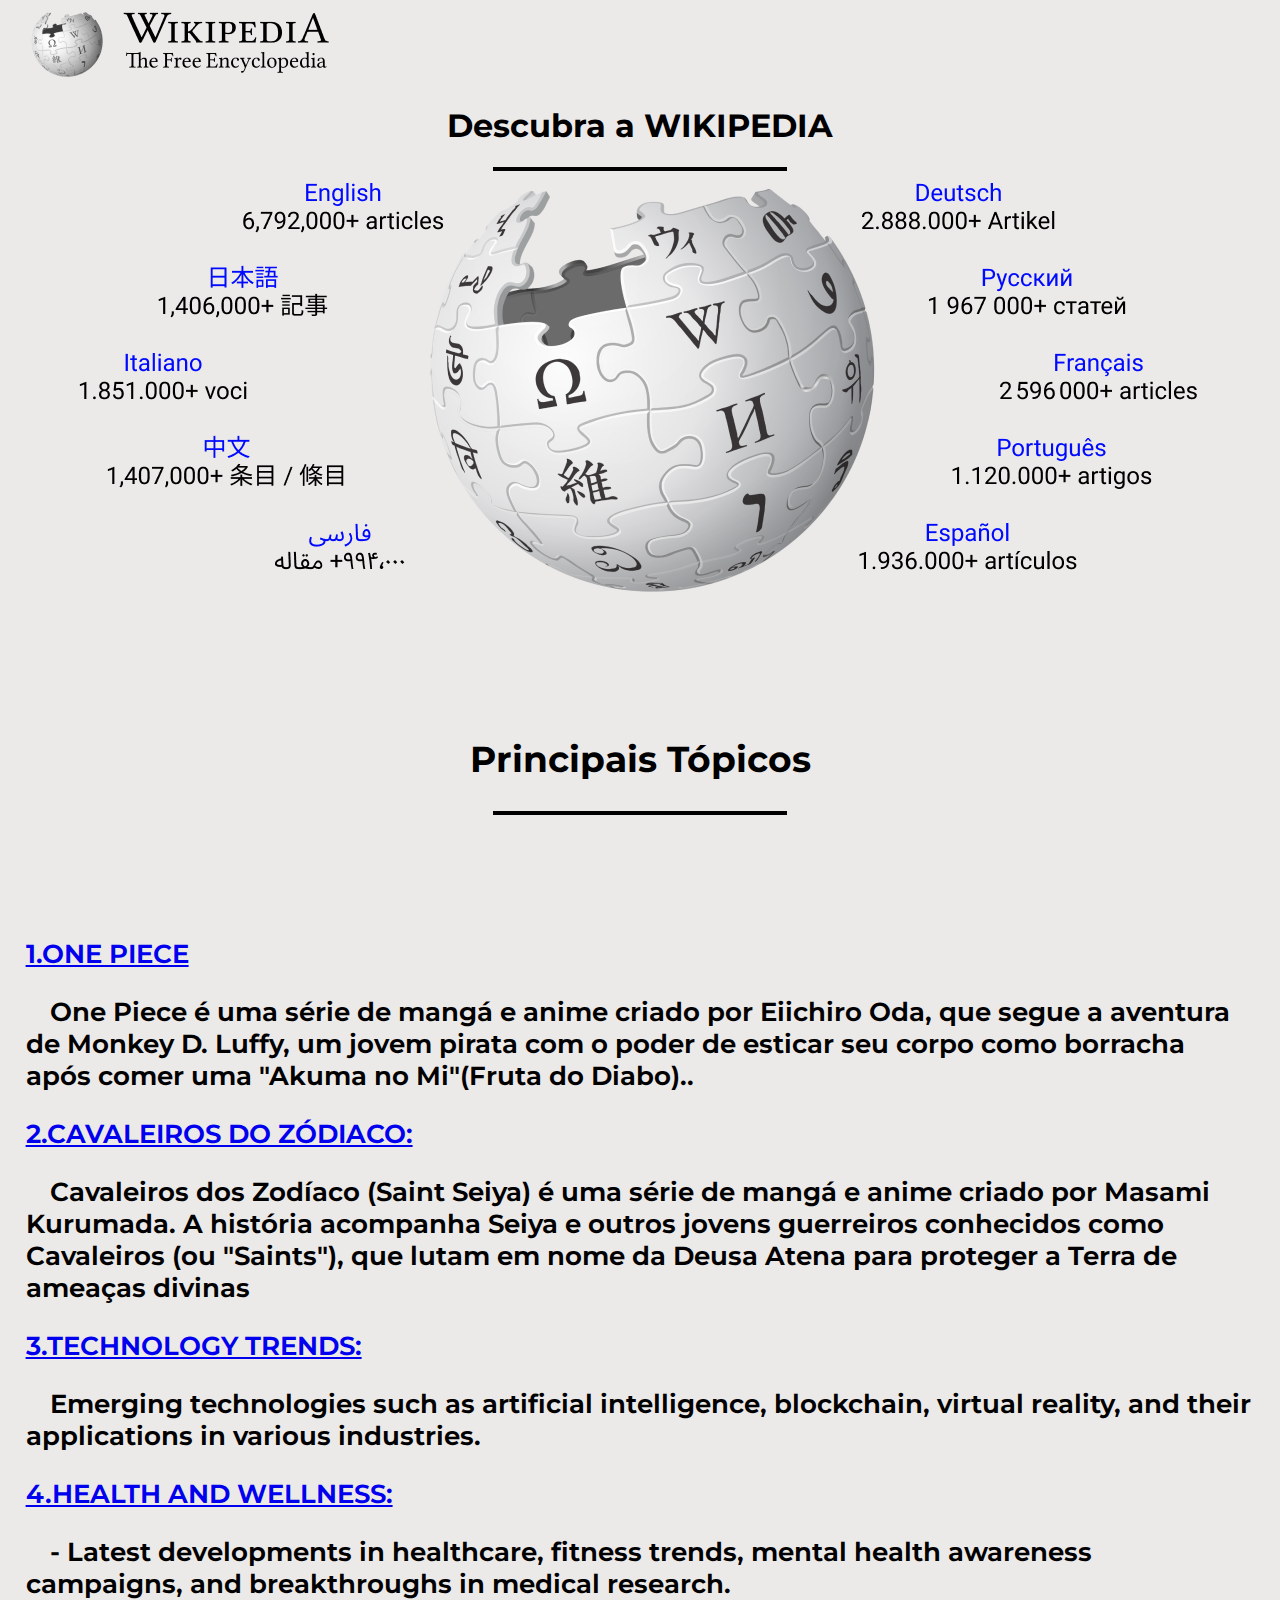
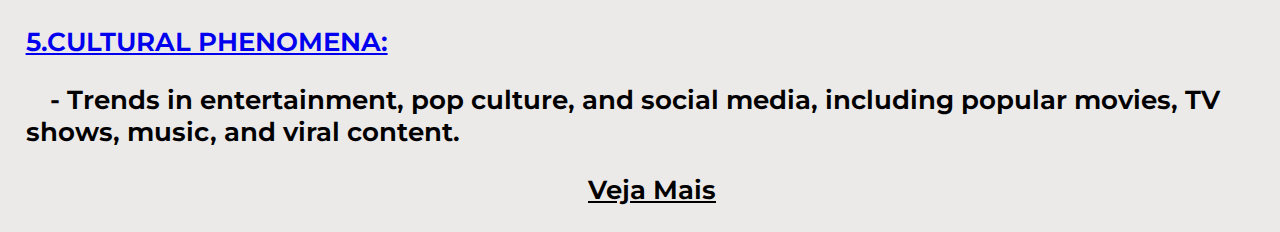
<file: index.html>
<!DOCTYPE html>
<html>
<head>
    <title>Trabalho-Wikipedia</title>
    <link rel="stylesheet" href="style.css">
    <link rel="preconnect" href="https://fonts.googleapis.com">
    <link rel="preconnect" href="https://fonts.gstatic.com" crossorigin>
    <link href="https://fonts.googleapis.com/css2?family=Montserrat:ital,wght@0,100..900;1,100..900&display=swap" rel="stylesheet">
</head>
<body>
    
    <img src="logoWiki.png" alt="">
    
    <div class="centraliza">
        <h1>Descubra a WIKIPEDIA</h1><hr class="linha">
        <img src="mundoWiki.png" alt="">
        <h2 class="fonte">Principais Tópicos</h2><hr class="linha">
    </div>
    <div class="tamanho">

        <a href="onepiece.html">1.ONE PIECE</a>
        <p>One Piece é uma série de mangá e anime criado por Eiichiro Oda, que segue a aventura de Monkey D. Luffy, um jovem pirata com o poder  de esticar seu corpo como borracha após comer uma "Akuma no Mi"(Fruta do Diabo)..</p>
    
        <a href="cavaleiros.html">2.CAVALEIROS DO ZÓDIACO:</a>
        <p>Cavaleiros dos Zodíaco (Saint Seiya) é uma série de mangá e anime criado por Masami Kurumada. A história acompanha Seiya e outros jovens guerreiros conhecidos como Cavaleiros (ou "Saints"), que  lutam em nome da Deusa Atena para proteger a Terra de ameaças divinas</p>
    
        <a href="Technology Trends">3.TECHNOLOGY TRENDS:</a>
        <p>Emerging technologies such as artificial intelligence, blockchain, virtual reality, and their applications in various industries.</p>
        
        <a href="Health and Wellness">4.HEALTH AND WELLNESS:</a>
        <p>- Latest developments in healthcare, fitness trends, mental health awareness campaigns, and breakthroughs in medical research.</p>

        <a href="Cultural Phenomena">5.CULTURAL PHENOMENA:</a>
        <p>- Trends in entertainment, pop culture, and social media, including popular movies, TV shows, music, and viral content.</p>
    
        <p class="centraliza"><u>Veja Mais</u></p>
    </div>
</body>
</html>
</file>
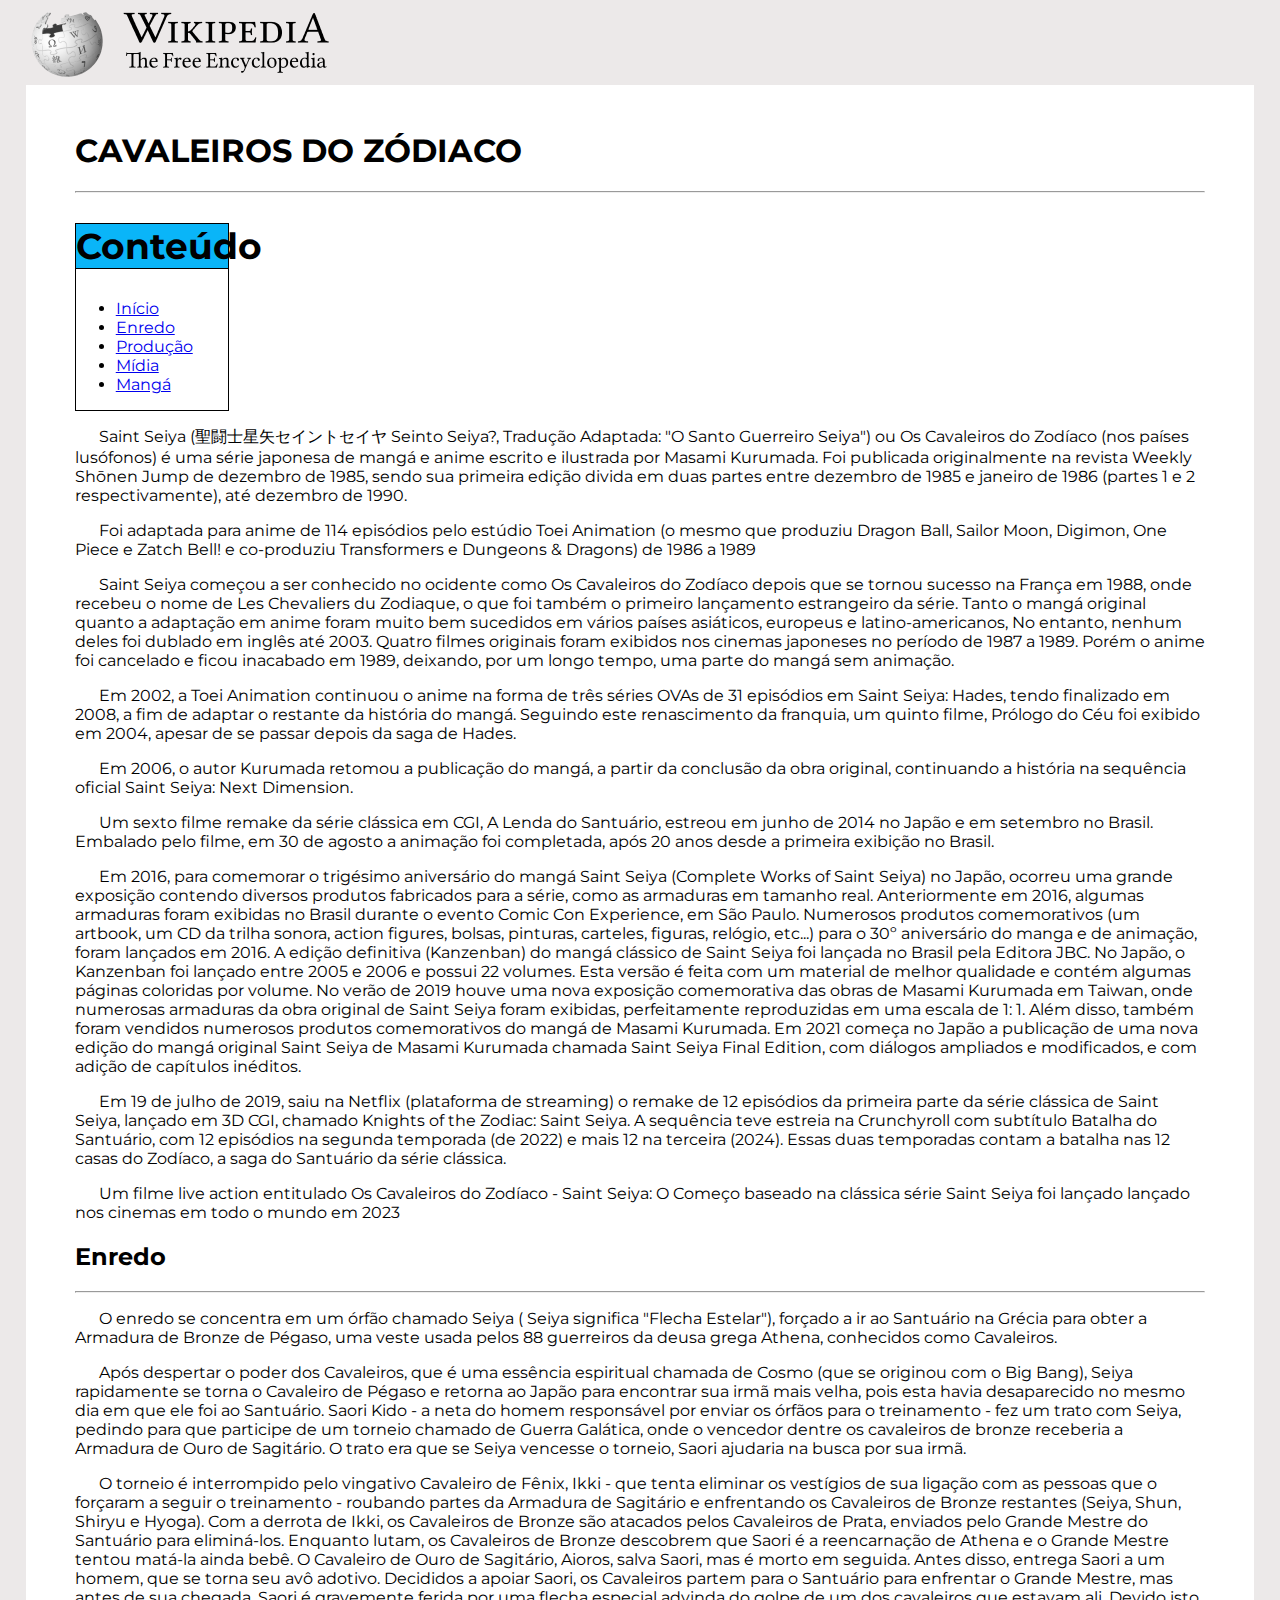
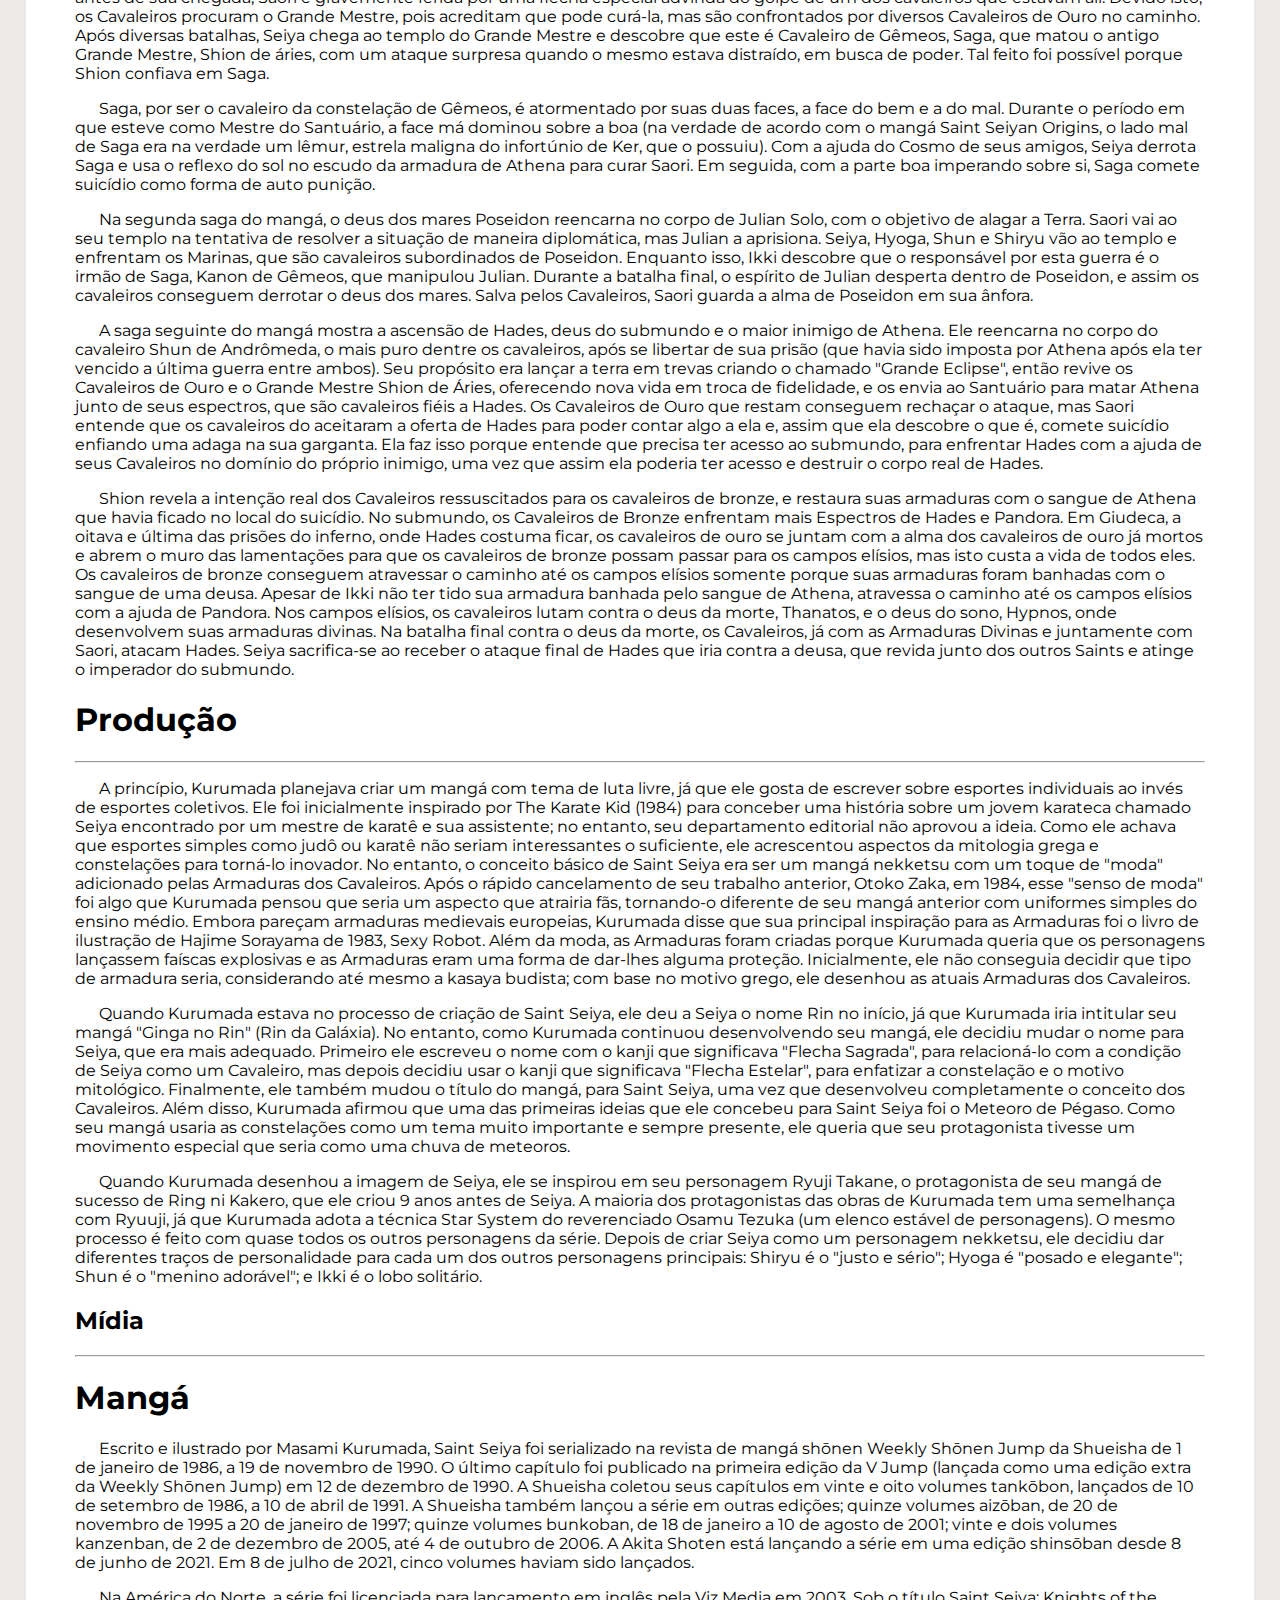
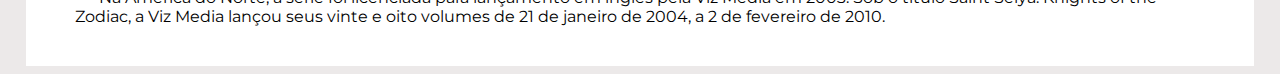
<file: cavaleiros.html>
<!DOCTYPE html>
<html>
<head>
    <title>Trabalho-Wikipedia</title>
    <link rel="stylesheet" href="style.css">
    <link rel="preconnect" href="https://fonts.googleapis.com">
    <link rel="preconnect" href="https://fonts.gstatic.com" crossorigin>
    <link href="https://fonts.googleapis.com/css2?family=Montserrat:ital,wght@0,100..900;1,100..900&display=swap" rel="stylesheet">
</head>
<body>
    <a href="index.html">
    <img src="logoWiki.png" alt="">
    </a>
    <div class="caixa">

        <h1>CAVALEIROS DO ZÓDIACO</h1><hr>

        <div class="sumario">
            <h2 class="cor-sumario">Conteúdo</h2>
            <ul>
                <li><a href="#secao1">Início</a></li>
                <li><a href="#secao2">Enredo</a></li>
                <li><a href="#secao3">Produção</a></li>
                <li><a href="#secao4">Mídia</a></li>
                <li><a href="#secao5">Mangá</a></li>
            </ul>
        </div>

        <p>Saint Seiya (聖闘士星矢セイントセイヤ Seinto Seiya?, Tradução Adaptada: "O Santo Guerreiro Seiya") ou Os Cavaleiros do Zodíaco (nos países lusófonos) é uma série japonesa de mangá e anime escrito e ilustrada por Masami Kurumada. Foi publicada originalmente na revista Weekly Shōnen Jump de dezembro de 1985, sendo sua primeira edição divida em duas partes entre dezembro de 1985 e janeiro de 1986 (partes 1 e 2 respectivamente), até dezembro de 1990.</p>
        <p>Foi adaptada para anime de 114 episódios pelo estúdio Toei Animation (o mesmo que produziu Dragon Ball, Sailor Moon, Digimon, One Piece e Zatch Bell! e co-produziu Transformers e Dungeons & Dragons) de 1986 a 1989</p>
        <p>Saint Seiya começou a ser conhecido no ocidente como Os Cavaleiros do Zodíaco depois que se tornou sucesso na França em 1988, onde recebeu o nome de Les Chevaliers du Zodiaque, o que foi também o primeiro lançamento estrangeiro da série. Tanto o mangá original quanto a adaptação em anime foram muito bem sucedidos em vários países asiáticos, europeus e latino-americanos, No entanto, nenhum deles foi dublado em inglês até 2003. Quatro filmes originais foram exibidos nos cinemas japoneses no período de 1987 a 1989. Porém o anime foi cancelado e ficou inacabado em 1989, deixando, por um longo tempo, uma parte do mangá sem animação.</p>   
        <p>Em 2002, a Toei Animation continuou o anime na forma de três séries OVAs de 31 episódios em Saint Seiya: Hades, tendo finalizado em 2008, a fim de adaptar o restante da história do mangá. Seguindo este renascimento da franquia, um quinto filme, Prólogo do Céu foi exibido em 2004, apesar de se passar depois da saga de Hades.</p>
        <p>Em 2006, o autor Kurumada retomou a publicação do mangá, a partir da conclusão da obra original, continuando a história na sequência oficial Saint Seiya: Next Dimension.</p>
        <p>Um sexto filme remake da série clássica em CGI, A Lenda do Santuário, estreou em junho de 2014 no Japão e em setembro no Brasil. Embalado pelo filme, em 30 de agosto a animação foi completada, após 20 anos desde a primeira exibição no Brasil.</p>
        <p>Em 2016, para comemorar o trigésimo aniversário do mangá Saint Seiya (Complete Works of Saint Seiya) no Japão, ocorreu uma grande exposição contendo diversos produtos fabricados para a série, como as armaduras em tamanho real. Anteriormente em 2016, algumas armaduras foram exibidas no Brasil durante o evento Comic Con Experience, em São Paulo. Numerosos produtos comemorativos (um artbook, um CD da trilha sonora, action figures, bolsas, pinturas, carteles, figuras, relógio, etc...) para o 30º aniversário do manga e de animação, foram lançados em 2016. A edição definitiva (Kanzenban) do mangá clássico de Saint Seiya foi lançada no Brasil pela Editora JBC. No Japão, o Kanzenban foi lançado entre 2005 e 2006 e possui 22 volumes. Esta versão é feita com um material de melhor qualidade e contém algumas páginas coloridas por volume. No verão de 2019 houve uma nova exposição comemorativa das obras de Masami Kurumada em Taiwan, onde numerosas armaduras da obra original de Saint Seiya foram exibidas, perfeitamente reproduzidas em uma escala de 1: 1. Além disso, também foram vendidos numerosos produtos comemorativos do mangá de Masami Kurumada. Em 2021 começa no Japão a publicação de uma nova edição do mangá original Saint Seiya de Masami Kurumada chamada Saint Seiya Final Edition, com diálogos ampliados e modificados, e com adição de capítulos inéditos.</p>
        <p>Em 19 de julho de 2019, saiu na Netflix (plataforma de streaming) o remake de 12 episódios da primeira parte da série clássica de Saint Seiya, lançado em 3D CGI, chamado Knights of the Zodiac: Saint Seiya. A sequência teve estreia na Crunchyroll com subtítulo Batalha do Santuário, com 12 episódios na segunda temporada (de 2022) e mais 12 na terceira (2024). Essas duas temporadas contam a batalha nas 12 casas do Zodíaco, a saga do Santuário da série clássica.</p>
        <p>Um filme live action entitulado Os Cavaleiros do Zodíaco - Saint Seiya: O Começo baseado na clássica série Saint Seiya foi lançado lançado nos cinemas em todo o mundo em 2023</p>

        <h2 id="secao2">Enredo</h2><hr>

        <p>O enredo se concentra em um órfão chamado Seiya ( Seiya significa "Flecha Estelar"), forçado a ir ao Santuário na Grécia para obter a Armadura de Bronze de Pégaso, uma veste usada pelos 88 guerreiros da deusa grega Athena, conhecidos como Cavaleiros.</p>
        <p>Após despertar o poder dos Cavaleiros, que é uma essência espiritual chamada de Cosmo (que se originou com o Big Bang), Seiya rapidamente se torna o Cavaleiro de Pégaso e retorna ao Japão para encontrar sua irmã mais velha, pois esta havia desaparecido no mesmo dia em que ele foi ao Santuário. Saori Kido - a neta do homem responsável por enviar os órfãos para o treinamento - fez um trato com Seiya, pedindo para que participe de um torneio chamado de Guerra Galática, onde o vencedor dentre os cavaleiros de bronze receberia a Armadura de Ouro de Sagitário. O trato era que se Seiya vencesse o torneio, Saori ajudaria na busca por sua irmã.</p>
        <p>O torneio é interrompido pelo vingativo Cavaleiro de Fênix, Ikki - que tenta eliminar os vestígios de sua ligação com as pessoas que o forçaram a seguir o treinamento - roubando partes da Armadura de Sagitário e enfrentando os Cavaleiros de Bronze restantes (Seiya, Shun, Shiryu e Hyoga). Com a derrota de Ikki, os Cavaleiros de Bronze são atacados pelos Cavaleiros de Prata, enviados pelo Grande Mestre do Santuário para eliminá-los. Enquanto lutam, os Cavaleiros de Bronze descobrem que Saori é a reencarnação de Athena e o Grande Mestre tentou matá-la ainda bebê. O Cavaleiro de Ouro de Sagitário, Aioros, salva Saori, mas é morto em seguida. Antes disso, entrega Saori a um homem, que se torna seu avô adotivo. Decididos a apoiar Saori, os Cavaleiros partem para o Santuário para enfrentar o Grande Mestre, mas antes de sua chegada, Saori é gravemente ferida por uma flecha especial advinda do golpe de um dos cavaleiros que estavam ali. Devido isto, os Cavaleiros procuram o Grande Mestre, pois acreditam que pode curá-la, mas são confrontados por diversos Cavaleiros de Ouro no caminho. Após diversas batalhas, Seiya chega ao templo do Grande Mestre e descobre que este é Cavaleiro de Gêmeos, Saga, que matou o antigo Grande Mestre, Shion de áries, com um ataque surpresa quando o mesmo estava distraído, em busca de poder. Tal feito foi possível porque Shion confiava em Saga.</p>
        <p>Saga, por ser o cavaleiro da constelação de Gêmeos, é atormentado por suas duas faces, a face do bem e a do mal. Durante o período em que esteve como Mestre do Santuário, a face má dominou sobre a boa (na verdade de acordo com o mangá Saint Seiyan Origins, o lado mal de Saga era na verdade um lêmur, estrela maligna do infortúnio de Ker, que o possuiu). Com a ajuda do Cosmo de seus amigos, Seiya derrota Saga e usa o reflexo do sol no escudo da armadura de Athena para curar Saori. Em seguida, com a parte boa imperando sobre si, Saga comete suicídio como forma de auto punição.</p>
        <p>Na segunda saga do mangá, o deus dos mares Poseidon reencarna no corpo de Julian Solo, com o objetivo de alagar a Terra. Saori vai ao seu templo na tentativa de resolver a situação de maneira diplomática, mas Julian a aprisiona. Seiya, Hyoga, Shun e Shiryu vão ao templo e enfrentam os Marinas, que são cavaleiros subordinados de Poseidon. Enquanto isso, Ikki descobre que o responsável por esta guerra é o irmão de Saga, Kanon de Gêmeos, que manipulou Julian. Durante a batalha final, o espírito de Julian desperta dentro de Poseidon, e assim os cavaleiros conseguem derrotar o deus dos mares. Salva pelos Cavaleiros, Saori guarda a alma de Poseidon em sua ânfora.</p>
        <p>A saga seguinte do mangá mostra a ascensão de Hades, deus do submundo e o maior inimigo de Athena. Ele reencarna no corpo do cavaleiro Shun de Andrômeda, o mais puro dentre os cavaleiros, após se libertar de sua prisão (que havia sido imposta por Athena após ela ter vencido a última guerra entre ambos). Seu propósito era lançar a terra em trevas criando o chamado "Grande Eclipse", então revive os Cavaleiros de Ouro e o Grande Mestre Shion de Áries, oferecendo nova vida em troca de fidelidade, e os envia ao Santuário para matar Athena junto de seus espectros, que são cavaleiros fiéis a Hades. Os Cavaleiros de Ouro que restam conseguem rechaçar o ataque, mas Saori entende que os cavaleiros do aceitaram a oferta de Hades para poder contar algo a ela e, assim que ela descobre o que é, comete suicídio enfiando uma adaga na sua garganta. Ela faz isso porque entende que precisa ter acesso ao submundo, para enfrentar Hades com a ajuda de seus Cavaleiros no domínio do próprio inimigo, uma vez que assim ela poderia ter acesso e destruir o corpo real de Hades.</p>
        <p>Shion revela a intenção real dos Cavaleiros ressuscitados para os cavaleiros de bronze, e restaura suas armaduras com o sangue de Athena que havia ficado no local do suicídio. No submundo, os Cavaleiros de Bronze enfrentam mais Espectros de Hades e Pandora. Em Giudeca, a oitava e última das prisões do inferno, onde Hades costuma ficar, os cavaleiros de ouro se juntam com a alma dos cavaleiros de ouro já mortos e abrem o muro das lamentações para que os cavaleiros de bronze possam passar para os campos elísios, mas isto custa a vida de todos eles. Os cavaleiros de bronze conseguem atravessar o caminho até os campos elísios somente porque suas armaduras foram banhadas com o sangue de uma deusa. Apesar de Ikki não ter tido sua armadura banhada pelo sangue de Athena, atravessa o caminho até os campos elísios com a ajuda de Pandora. Nos campos elísios, os cavaleiros lutam contra o deus da morte, Thanatos, e o deus do sono, Hypnos, onde desenvolvem suas armaduras divinas. Na batalha final contra o deus da morte, os Cavaleiros, já com as Armaduras Divinas e juntamente com Saori, atacam Hades. Seiya sacrifica-se ao receber o ataque final de Hades que iria contra a deusa, que revida junto dos outros Saints e atinge o imperador do submundo.</p>

        <h1 id="secao3">Produção</h1><hr>

        <p>A princípio, Kurumada planejava criar um mangá com tema de luta livre, já que ele gosta de escrever sobre esportes individuais ao invés de esportes coletivos. Ele foi inicialmente inspirado por The Karate Kid (1984) para conceber uma história sobre um jovem karateca chamado Seiya encontrado por um mestre de karatê e sua assistente; no entanto, seu departamento editorial não aprovou a ideia. Como ele achava que esportes simples como judô ou karatê não seriam interessantes o suficiente, ele acrescentou aspectos da mitologia grega e constelações para torná-lo inovador. No entanto, o conceito básico de Saint Seiya era ser um mangá nekketsu com um toque de "moda" adicionado pelas Armaduras dos Cavaleiros. Após o rápido cancelamento de seu trabalho anterior, Otoko Zaka, em 1984, esse "senso de moda" foi algo que Kurumada pensou que seria um aspecto que atrairia fãs, tornando-o diferente de seu mangá anterior com uniformes simples do ensino médio. Embora pareçam armaduras medievais europeias, Kurumada disse que sua principal inspiração para as Armaduras foi o livro de ilustração de Hajime Sorayama de 1983, Sexy Robot. Além da moda, as Armaduras foram criadas porque Kurumada queria que os personagens lançassem faíscas explosivas e as Armaduras eram uma forma de dar-lhes alguma proteção. Inicialmente, ele não conseguia decidir que tipo de armadura seria, considerando até mesmo a kasaya budista; com base no motivo grego, ele desenhou as atuais Armaduras dos Cavaleiros.</p>
        <p>Quando Kurumada estava no processo de criação de Saint Seiya, ele deu a Seiya o nome Rin no início, já que Kurumada iria intitular seu mangá "Ginga no Rin" (Rin da Galáxia). No entanto, como Kurumada continuou desenvolvendo seu mangá, ele decidiu mudar o nome para Seiya, que era mais adequado. Primeiro ele escreveu o nome com o kanji que significava "Flecha Sagrada", para relacioná-lo com a condição de Seiya como um Cavaleiro, mas depois decidiu usar o kanji que significava "Flecha Estelar", para enfatizar a constelação e o motivo mitológico. Finalmente, ele também mudou o título do mangá, para Saint Seiya, uma vez que desenvolveu completamente o conceito dos Cavaleiros. Além disso, Kurumada afirmou que uma das primeiras ideias que ele concebeu para Saint Seiya foi o Meteoro de Pégaso. Como seu mangá usaria as constelações como um tema muito importante e sempre presente, ele queria que seu protagonista tivesse um movimento especial que seria como uma chuva de meteoros.</p>
        <p>Quando Kurumada desenhou a imagem de Seiya, ele se inspirou em seu personagem Ryuji Takane, o protagonista de seu mangá de sucesso de Ring ni Kakero, que ele criou 9 anos antes de Seiya. A maioria dos protagonistas das obras de Kurumada tem uma semelhança com Ryuuji, já que Kurumada adota a técnica Star System do reverenciado Osamu Tezuka (um elenco estável de personagens). O mesmo processo é feito com quase todos os outros personagens da série. Depois de criar Seiya como um personagem nekketsu, ele decidiu dar diferentes traços de personalidade para cada um dos outros personagens principais: Shiryu é o "justo e sério"; Hyoga é "posado e elegante"; Shun é o "menino adorável"; e Ikki é o lobo solitário.</p>
        
        <h2 id="secao4">Mídia</h2><hr>

        <h1 id="secao5">Mangá</h1>

        <p>Escrito e ilustrado por Masami Kurumada, Saint Seiya foi serializado na revista de mangá shōnen Weekly Shōnen Jump da Shueisha de 1 de janeiro de 1986, a 19 de novembro de 1990. O último capítulo foi publicado na primeira edição da V Jump (lançada como uma edição extra da Weekly Shōnen Jump) em 12 de dezembro de 1990. A Shueisha coletou seus capítulos em vinte e oito volumes tankōbon, lançados de 10 de setembro de 1986, a 10 de abril de 1991. A Shueisha também lançou a série em outras edições; quinze volumes aizōban, de 20 de novembro de 1995 a 20 de janeiro de 1997; quinze volumes bunkoban, de 18 de janeiro a 10 de agosto de 2001; vinte e dois volumes kanzenban, de 2 de dezembro de 2005, até 4 de outubro de 2006. A Akita Shoten está lançando a série em uma edição shinsōban desde 8 de junho de 2021. Em 8 de julho de 2021, cinco volumes haviam sido lançados.</p>
        <p>Na América do Norte, a série foi licenciada para lançamento em inglês pela Viz Media em 2003. Sob o título Saint Seiya: Knights of the Zodiac, a Viz Media lançou seus vinte e oito volumes de 21 de janeiro de 2004, a 2 de fevereiro de 2010.</p>





    </div>






</body>
</html>
</file>
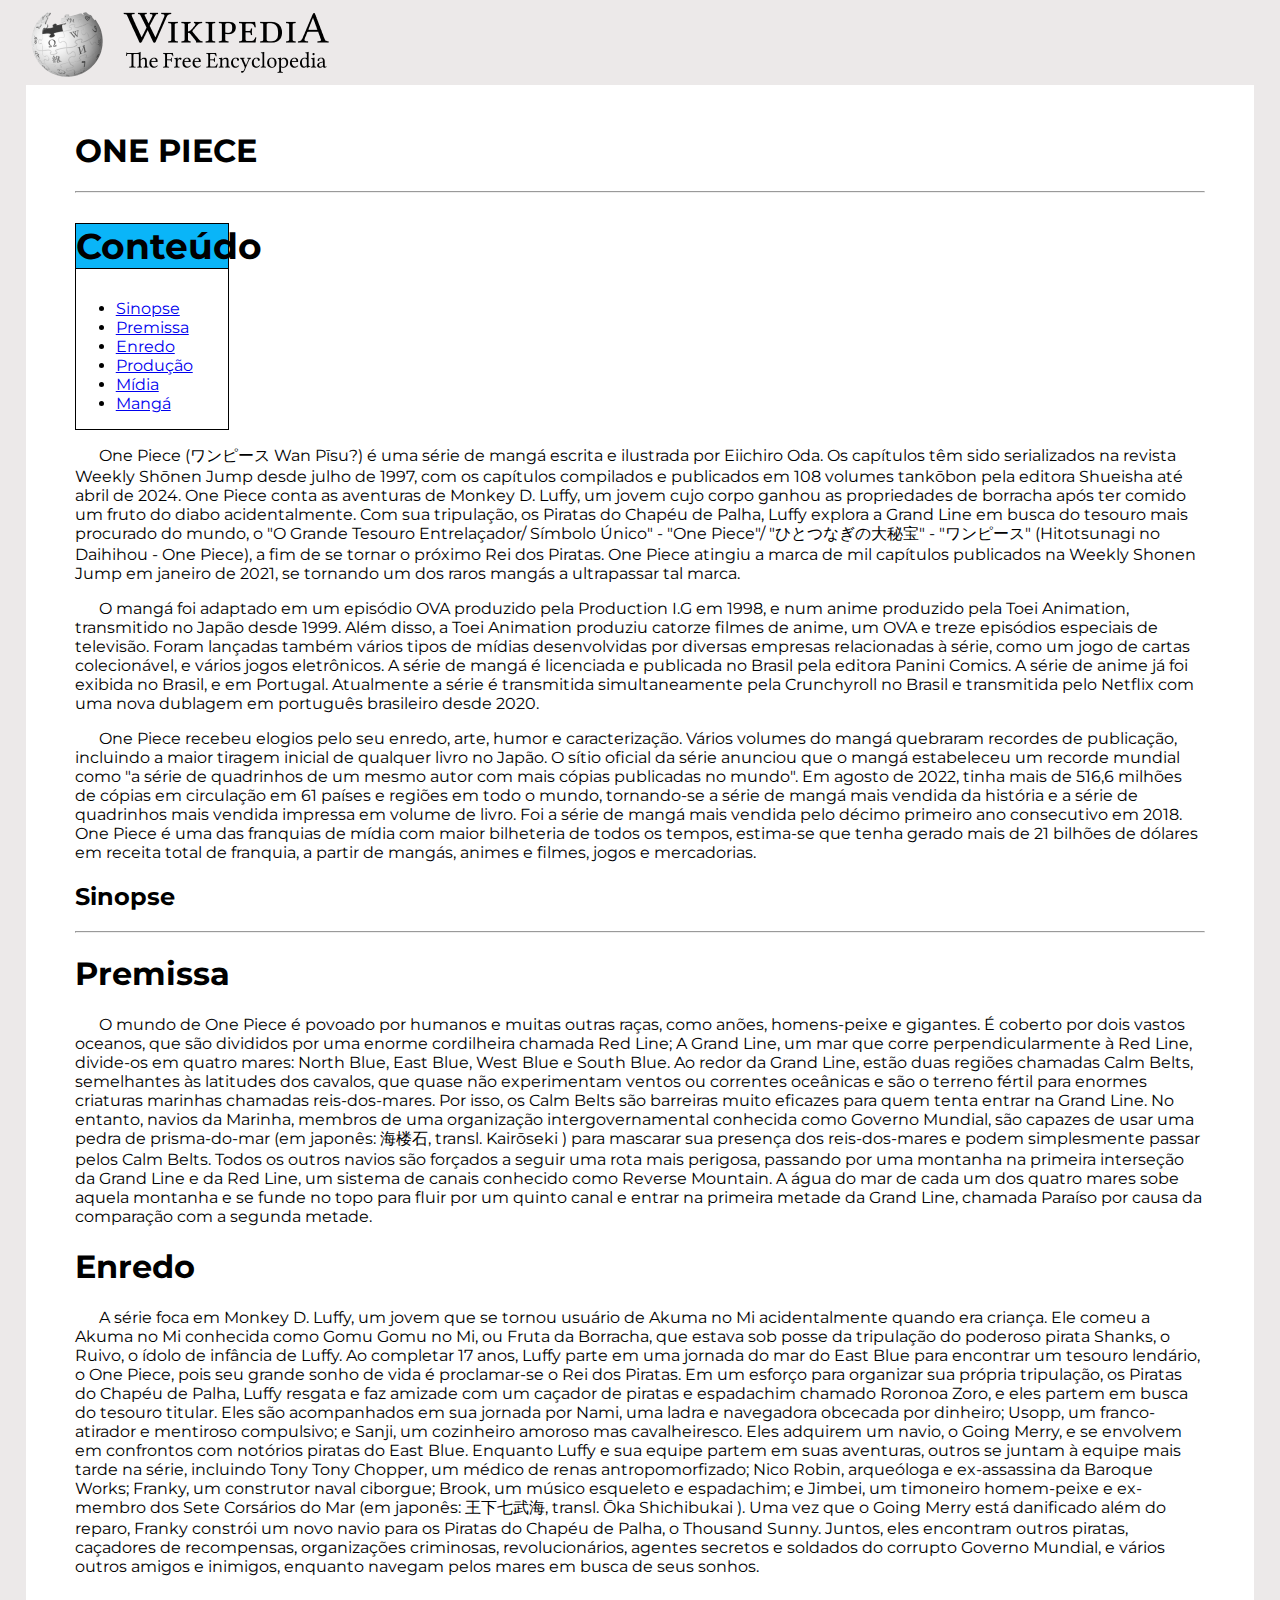
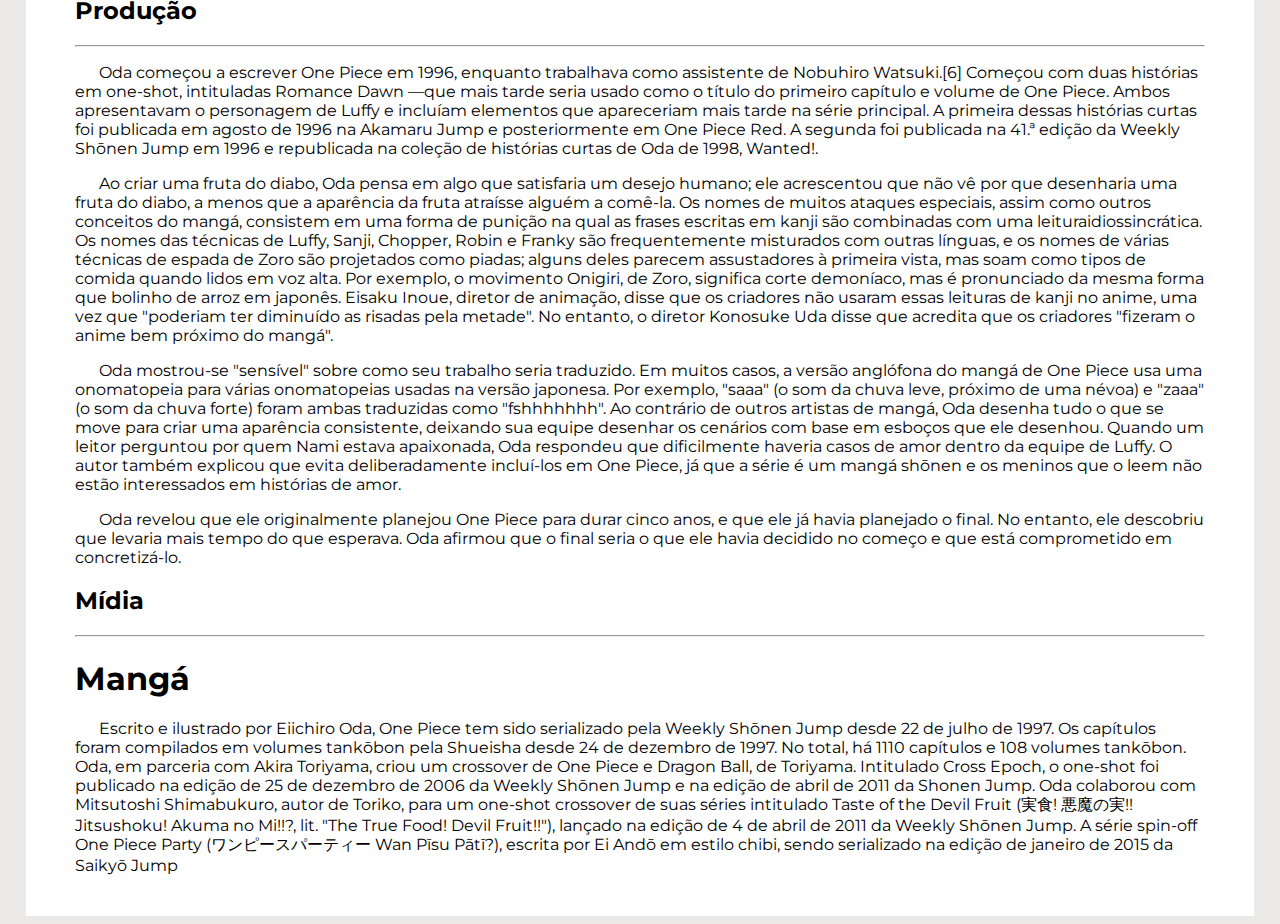
<file: onepiece.html>
<!DOCTYPE html>
<html>
<head>
    <title>Trabalho-Wikipedia</title>
    <link rel="stylesheet" href="style.css">
    <link rel="preconnect" href="https://fonts.googleapis.com">
    <link rel="preconnect" href="https://fonts.gstatic.com" crossorigin>
    <link href="https://fonts.googleapis.com/css2?family=Montserrat:ital,wght@0,100..900;1,100..900&display=swap" rel="stylesheet">
</head>
<body>
    <a href="index.html">
    <img src="logoWiki.png" alt="">
    </a>
    <div class="caixa">

        <h1>ONE PIECE</h1><hr>

        <div class="sumario">

            <h2 class="cor-sumario">Conteúdo</h2>
            <ul>
                <li><a href="#secao1">Sinopse</a></li>
                <li><a href="#secao2">Premissa</a></li>
                <li><a href="#secao3">Enredo</a></li>
                <li><a href="#secao4">Produção</a></li>
                <li><a href="#secao5">Mídia</a></li>
                <li><a href="#secao6">Mangá</a></li>
            </ul>

        </div>

        <p>One Piece (ワンピース Wan Pīsu?) é uma série de mangá escrita e ilustrada por Eiichiro Oda. Os capítulos têm sido serializados na revista Weekly Shōnen Jump desde julho de 1997, com os capítulos compilados e publicados em 108 volumes tankōbon pela editora Shueisha até abril de 2024. One Piece conta as aventuras de Monkey D. Luffy, um jovem cujo corpo ganhou as propriedades de borracha após ter comido um fruto do diabo acidentalmente. Com sua tripulação, os Piratas do Chapéu de Palha, Luffy explora a Grand Line em busca do tesouro mais procurado do mundo, o "O Grande Tesouro Entrelaçador/ Símbolo Único" - "One Piece"/ "ひとつなぎの大秘宝" - "ワンピース" (Hitotsunagi no Daihihou - One Piece), a fim de se tornar o próximo Rei dos Piratas. One Piece atingiu a marca de mil capítulos publicados na Weekly Shonen Jump em janeiro de 2021, se tornando um dos raros mangás a ultrapassar tal marca.</p>
        <p>O mangá foi adaptado em um episódio OVA produzido pela Production I.G em 1998, e num anime produzido pela Toei Animation, transmitido no Japão desde 1999. Além disso, a Toei Animation produziu catorze filmes de anime, um OVA e treze episódios especiais de televisão. Foram lançadas também vários tipos de mídias desenvolvidas por diversas empresas relacionadas à série, como um jogo de cartas colecionável, e vários jogos eletrônicos. A série de mangá é licenciada e publicada no Brasil pela editora Panini Comics. A série de anime já foi exibida no Brasil, e em Portugal. Atualmente a série é transmitida simultaneamente pela Crunchyroll no Brasil e transmitida pelo Netflix com uma nova dublagem em português brasileiro desde 2020.</p>
        <p>One Piece recebeu elogios pelo seu enredo, arte, humor e caracterização. Vários volumes do mangá quebraram recordes de publicação, incluindo a maior tiragem inicial de qualquer livro no Japão. O sítio oficial da série anunciou que o mangá estabeleceu um recorde mundial como "a série de quadrinhos de um mesmo autor com mais cópias publicadas no mundo". Em agosto de 2022, tinha mais de 516,6 milhões de cópias em circulação em 61 países e regiões em todo o mundo, tornando-se a série de mangá mais vendida da história e a série de quadrinhos mais vendida impressa em volume de livro. Foi a série de mangá mais vendida pelo décimo primeiro ano consecutivo em 2018. One Piece é uma das franquias de mídia com maior bilheteria de todos os tempos, estima-se que tenha gerado mais de 21 bilhões de dólares em receita total de franquia, a partir de mangás, animes e filmes, jogos e mercadorias.</p>
    
        <h2 id="secao1">Sinopse</h2><hr>

        <h1 id="secao2">Premissa</h1>
        <p>O mundo de One Piece é povoado por humanos e muitas outras raças, como anões, homens-peixe e gigantes. É coberto por dois vastos oceanos, que são divididos por uma enorme cordilheira chamada Red Line; A Grand Line, um mar que corre perpendicularmente à Red Line, divide-os em quatro mares: North Blue, East Blue, West Blue e South Blue. Ao redor da Grand Line, estão duas regiões chamadas Calm Belts, semelhantes às latitudes dos cavalos, que quase não experimentam ventos ou correntes oceânicas e são o terreno fértil para enormes criaturas marinhas chamadas reis-dos-mares. Por isso, os Calm Belts são barreiras muito eficazes para quem tenta entrar na Grand Line. No entanto, navios da Marinha, membros de uma organização intergovernamental conhecida como Governo Mundial, são capazes de usar uma pedra de prisma-do-mar (em japonês: 海楼石, transl. Kairōseki ) para mascarar sua presença dos reis-dos-mares e podem simplesmente passar pelos Calm Belts. Todos os outros navios são forçados a seguir uma rota mais perigosa, passando por uma montanha na primeira interseção da Grand Line e da Red Line, um sistema de canais conhecido como Reverse Mountain. A água do mar de cada um dos quatro mares sobe aquela montanha e se funde no topo para fluir por um quinto canal e entrar na primeira metade da Grand Line, chamada Paraíso por causa da comparação com a segunda metade.</p>

        <h1 id="secao3">Enredo</h1>
        <p>A série foca em Monkey D. Luffy, um jovem que se tornou usuário de Akuma no Mi acidentalmente quando era criança. Ele comeu a Akuma no Mi conhecida como Gomu Gomu no Mi, ou Fruta da Borracha, que estava sob posse da tripulação do poderoso pirata Shanks, o Ruivo, o ídolo de infância de Luffy. Ao completar 17 anos, Luffy parte em uma jornada do mar do East Blue para encontrar um tesouro lendário, o One Piece, pois seu grande sonho de vida é proclamar-se o Rei dos Piratas. Em um esforço para organizar sua própria tripulação, os Piratas do Chapéu de Palha, Luffy resgata e faz amizade com um caçador de piratas e espadachim chamado Roronoa Zoro, e eles partem em busca do tesouro titular. Eles são acompanhados em sua jornada por Nami, uma ladra e navegadora obcecada por dinheiro; Usopp, um franco-atirador e mentiroso compulsivo; e Sanji, um cozinheiro amoroso mas cavalheiresco. Eles adquirem um navio, o Going Merry, e se envolvem em confrontos com notórios piratas do East Blue. Enquanto Luffy e sua equipe partem em suas aventuras, outros se juntam à equipe mais tarde na série, incluindo Tony Tony Chopper, um médico de renas antropomorfizado; Nico Robin, arqueóloga e ex-assassina da Baroque Works; Franky, um construtor naval ciborgue; Brook, um músico esqueleto e espadachim; e Jimbei, um timoneiro homem-peixe e ex-membro dos Sete Corsários do Mar (em japonês: 王下七武海, transl. Ōka Shichibukai ). Uma vez que o Going Merry está danificado além do reparo, Franky constrói um novo navio para os Piratas do Chapéu de Palha, o Thousand Sunny. Juntos, eles encontram outros piratas, caçadores de recompensas, organizações criminosas, revolucionários, agentes secretos e soldados do corrupto Governo Mundial, e vários outros amigos e inimigos, enquanto navegam pelos mares em busca de seus sonhos.</p>
        
        <h2 id="secao4">Produção</h2><hr>
        <p>Oda começou a escrever One Piece em 1996, enquanto trabalhava como assistente de Nobuhiro Watsuki.[6] Começou com duas histórias em one-shot, intituladas Romance Dawn —que mais tarde seria usado como o título do primeiro capítulo e volume de One Piece. Ambos apresentavam o personagem de Luffy e incluíam elementos que apareceriam mais tarde na série principal. A primeira dessas histórias curtas foi publicada em agosto de 1996 na Akamaru Jump e posteriormente em One Piece Red. A segunda foi publicada na 41.ª edição da Weekly Shōnen Jump em 1996 e republicada na coleção de histórias curtas de Oda de 1998, Wanted!.</p>
        <p>Ao criar uma fruta do diabo, Oda pensa em algo que satisfaria um desejo humano; ele acrescentou que não vê por que desenharia uma fruta do diabo, a menos que a aparência da fruta atraísse alguém a comê-la. Os nomes de muitos ataques especiais, assim como outros conceitos do mangá, consistem em uma forma de punição na qual as frases escritas em kanji são combinadas com uma leituraidiossincrática. Os nomes das técnicas de Luffy, Sanji, Chopper, Robin e Franky são frequentemente misturados com outras línguas, e os nomes de várias técnicas de espada de Zoro são projetados como piadas; alguns deles parecem assustadores à primeira vista, mas soam como tipos de comida quando lidos em voz alta. Por exemplo, o movimento Onigiri, de Zoro, significa corte demoníaco, mas é pronunciado da mesma forma que bolinho de arroz em japonês. Eisaku Inoue, diretor de animação, disse que os criadores não usaram essas leituras de kanji no anime, uma vez que "poderiam ter diminuído as risadas pela metade". No entanto, o diretor Konosuke Uda disse que acredita que os criadores "fizeram o anime bem próximo do mangá".</p>
        <p>Oda mostrou-se "sensível" sobre como seu trabalho seria traduzido. Em muitos casos, a versão anglófona do mangá de One Piece usa uma onomatopeia para várias onomatopeias usadas na versão japonesa. Por exemplo, "saaa" (o som da chuva leve, próximo de uma névoa) e "zaaa" (o som da chuva forte) foram ambas traduzidas como "fshhhhhhh". Ao contrário de outros artistas de mangá, Oda desenha tudo o que se move para criar uma aparência consistente, deixando sua equipe desenhar os cenários com base em esboços que ele desenhou. Quando um leitor perguntou por quem Nami estava apaixonada, Oda respondeu que dificilmente haveria casos de amor dentro da equipe de Luffy. O autor também explicou que evita deliberadamente incluí-los em One Piece, já que a série é um mangá shōnen e os meninos que o leem não estão interessados em histórias de amor.</p>
        <p>Oda revelou que ele originalmente planejou One Piece para durar cinco anos, e que ele já havia planejado o final. No entanto, ele descobriu que levaria mais tempo do que esperava. Oda afirmou que o final seria o que ele havia decidido no começo e que está comprometido em concretizá-lo.</p>

        <h2 id="secao5">Mídia</h2><hr>

        <h1 id="secao6">Mangá</h1>
        <p>Escrito e ilustrado por Eiichiro Oda, One Piece tem sido serializado pela Weekly Shōnen Jump desde 22 de julho de 1997. Os capítulos foram compilados em volumes tankōbon pela Shueisha desde 24 de dezembro de 1997. No total, há 1110 capítulos e 108 volumes tankōbon. Oda, em parceria com Akira Toriyama, criou um crossover de One Piece e Dragon Ball, de Toriyama. Intitulado Cross Epoch, o one-shot foi publicado na edição de 25 de dezembro de 2006 da Weekly Shōnen Jump e na edição de abril de 2011 da Shonen Jump. Oda colaborou com Mitsutoshi Shimabukuro, autor de Toriko, para um one-shot crossover de suas séries intitulado Taste of the Devil Fruit (実食! 悪魔の実!! Jitsushoku! Akuma no Mi!!?, lit. "The True Food! Devil Fruit!!"), lançado na edição de 4 de abril de 2011 da Weekly Shōnen Jump. A série spin-off One Piece Party (ワンピースパーティー Wan Pīsu Pātī?), escrita por Ei Andō em estilo chibi, sendo serializado na edição de janeiro de 2015 da Saikyō Jump</p>
    
    </div>

</body>
</html>
</file>
<file: style.css>
body{
    background-color: rgb(236, 233, 233);
    font-family: "Montserrat" , sans-serif;
    margin-left: 2%;
    margin-right: 2%;
}
.centraliza{
    text-align: center;

}
.linha{
    border: 2px solid black;
    margin-left: 38%;
    margin-right: 38%;
}
.fonte{
    font-size: 36px;
    margin-top: 10%;
}
p{
    text-indent: 1.5rem;
}
.tamanho{
    font-size: 26px ;
    margin-top: 10%;
    font-weight: 650    ;
}
.sumario{
    border-left: 1px solid;
    border-right: 1px solid;
    border-bottom: 1px solid;
    margin-right: 61rem;
}
.caixa{
    background-color: white;
    padding-left: 4%;
    padding-right: 4%;
    padding-top: 2%;
    padding-bottom: 2%;
}
.cor-sumario{
    border-bottom: 1px solid;
    border-top: 1px solid;
    background-color: rgb(10,181,248);
    text-align: center;
    font-size: 36px;
}
</file>
